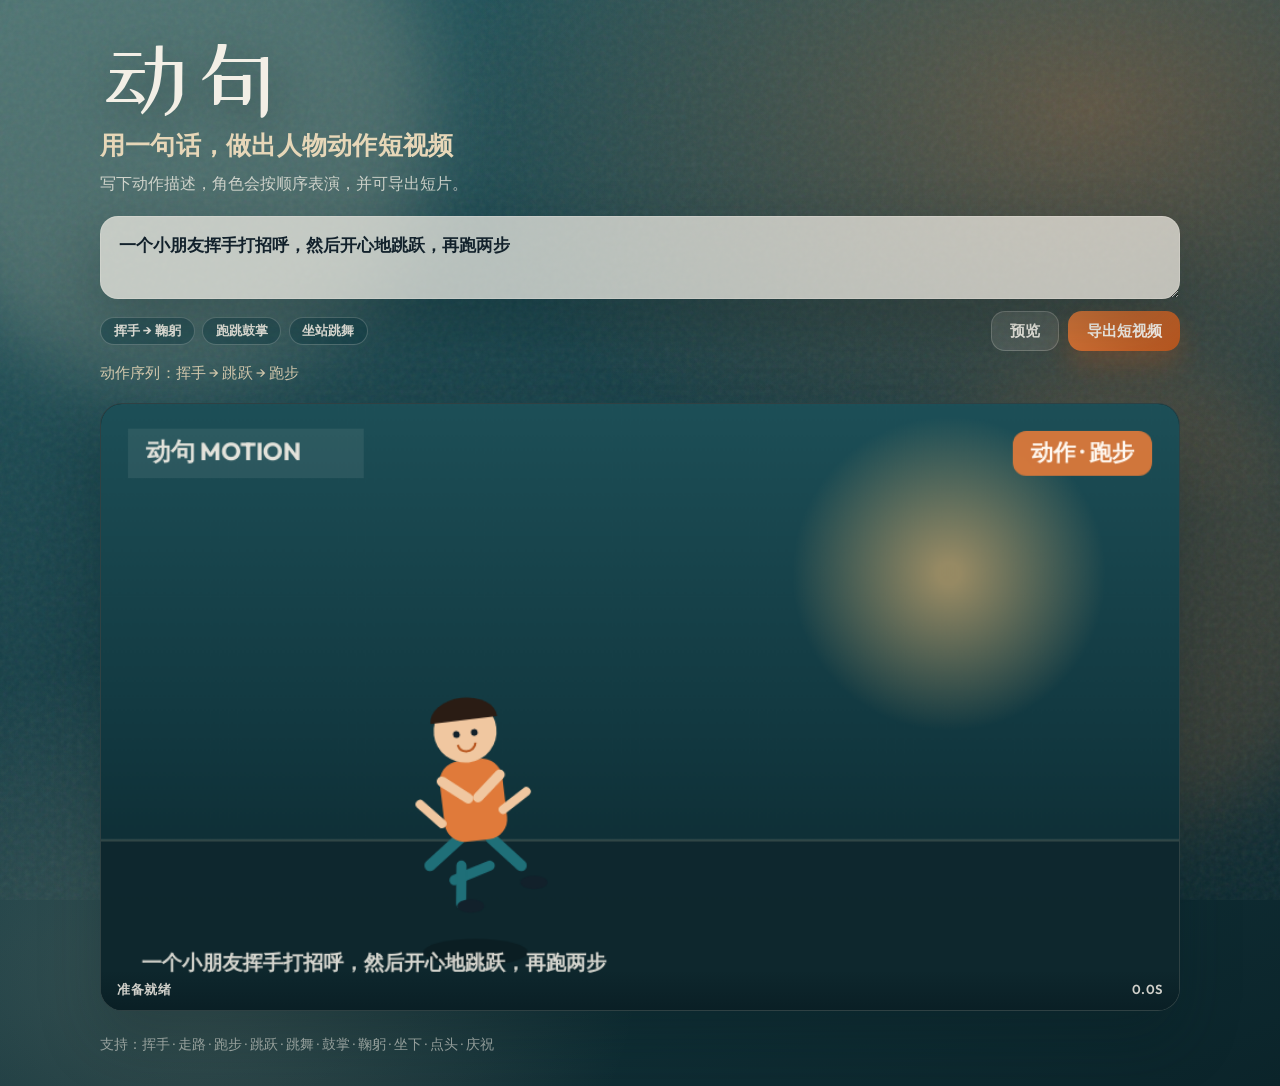
<file: index.html>
<!DOCTYPE html>
<html lang="zh-CN">
<head>
  <meta charset="UTF-8" />
  <meta name="viewport" content="width=device-width, initial-scale=1" />
  <title>动句 · 描述即动作短视频</title>
  <link rel="preconnect" href="https://fonts.googleapis.com" />
  <link rel="preconnect" href="https://fonts.gstatic.com" crossorigin />
  <link href="https://fonts.googleapis.com/css2?family=Outfit:wght@500;600;700;800&family=ZCOOL+XiaoWei&display=swap" rel="stylesheet" />
  <link rel="stylesheet" href="styles.css" />
</head>
<body>
  <div class="atmosphere" aria-hidden="true">
    <div class="glow glow-a"></div>
    <div class="glow glow-b"></div>
    <div class="grain"></div>
  </div>

  <main class="stage-shell">
    <header class="brand-block">
      <p class="brand">动句</p>
      <h1>用一句话，做出人物动作短视频</h1>
      <p class="lede">写下动作描述，角色会按顺序表演，并可导出短片。</p>
    </header>

    <section class="composer" aria-label="描述与生成">
      <label class="sr-only" for="prompt">动作描述</label>
      <textarea
        id="prompt"
        rows="2"
        maxlength="120"
        placeholder="例如：一个小朋友挥手打招呼，然后开心地跳跃，再跑两步"
      ></textarea>
      <div class="composer-row">
        <div class="examples" aria-label="示例描述">
          <button type="button" class="example" data-prompt="挥手打招呼，然后鞠躬致意">挥手 → 鞠躬</button>
          <button type="button" class="example" data-prompt="跑步冲刺，再跳跃庆祝，最后鼓掌">跑跳鼓掌</button>
          <button type="button" class="example" data-prompt="坐下休息，站起来点头，再跳舞">坐站跳舞</button>
        </div>
        <div class="actions">
          <button type="button" class="btn btn-ghost" id="playBtn">预览</button>
          <button type="button" class="btn btn-primary" id="exportBtn">导出短视频</button>
        </div>
      </div>
      <p class="parse-line" id="parseLine" aria-live="polite">等待描述…</p>
    </section>

    <section class="viewport" aria-label="角色舞台">
      <canvas id="stage" width="960" height="540" role="img" aria-label="人物动作舞台"></canvas>
      <div class="viewport-meta">
        <span id="statusText">准备就绪</span>
        <span id="timerText">0.0s</span>
      </div>
    </section>
  </main>

  <footer class="site-foot">
    <p>支持：挥手 · 走路 · 跑步 · 跳跃 · 跳舞 · 鼓掌 · 鞠躬 · 坐下 · 点头 · 庆祝</p>
  </footer>

  <script src="app.js"></script>
</body>
</html>
</file>
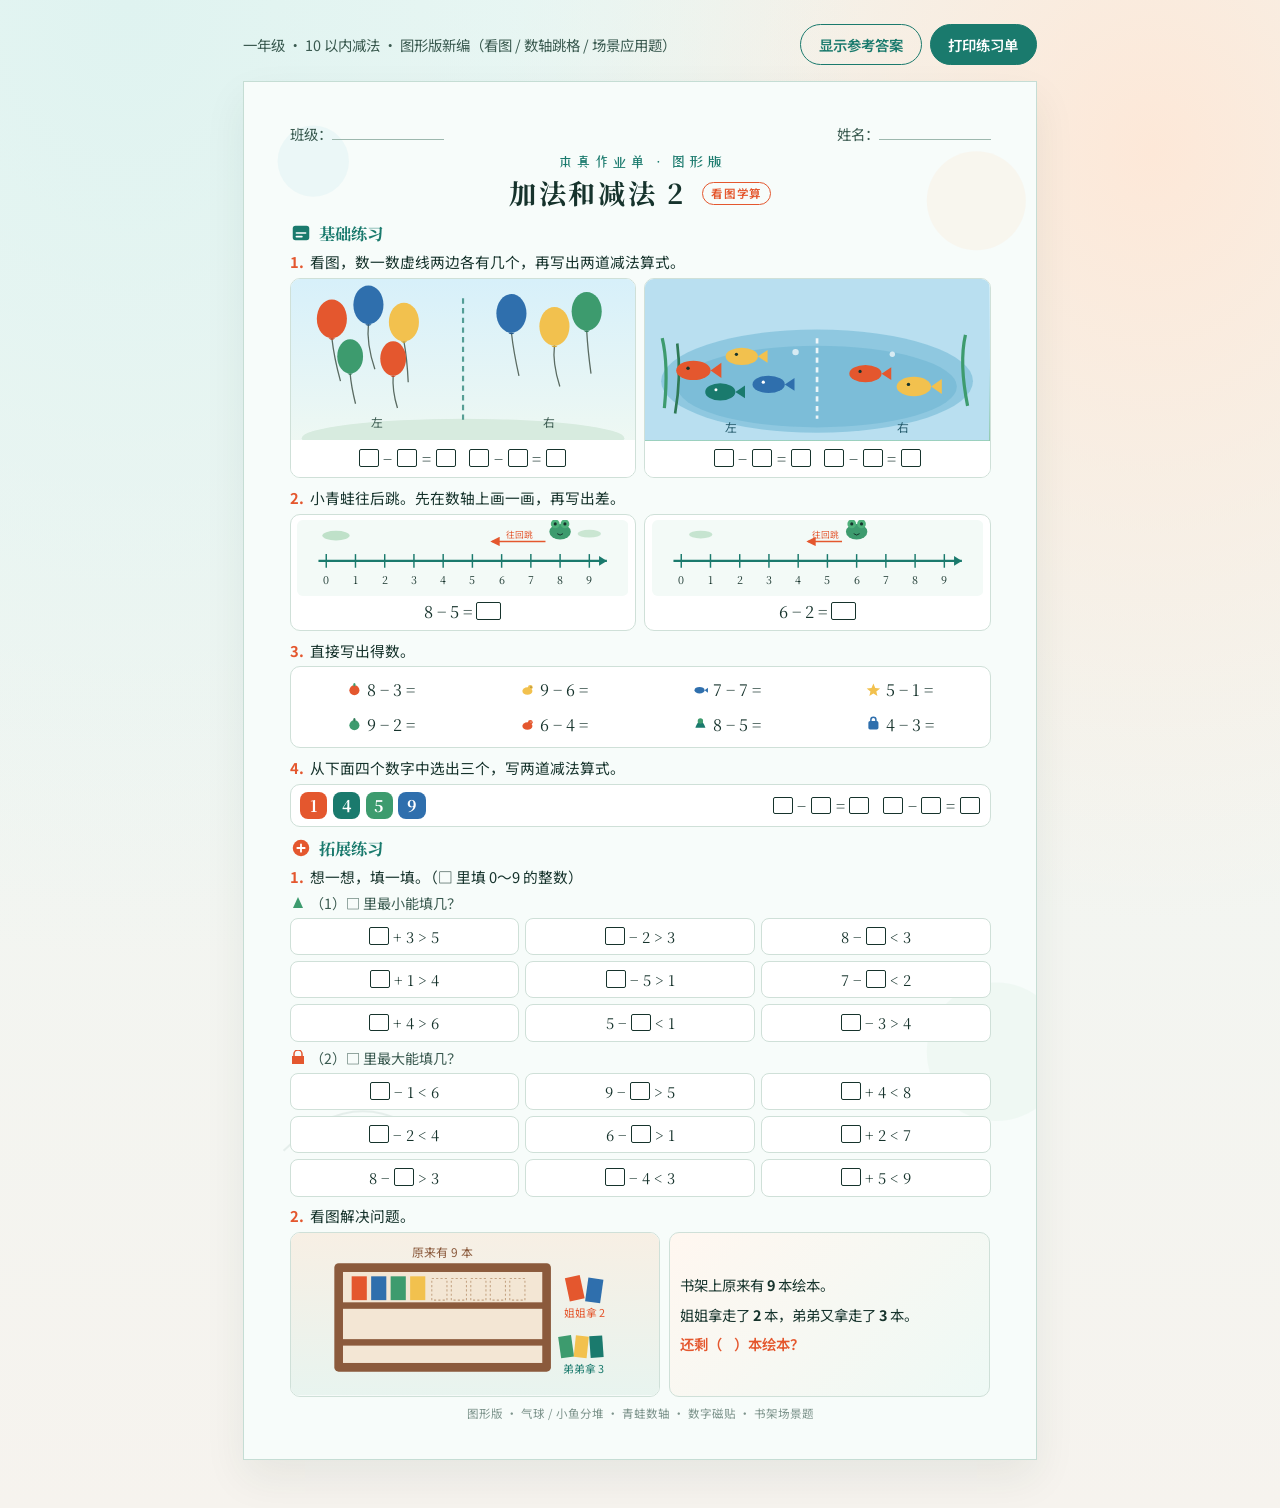
<file: worksheets/addition-subtraction-2-redesign.html>
<!DOCTYPE html>
<html lang="zh-CN">
<head>
  <meta charset="UTF-8" />
  <meta name="viewport" content="width=device-width, initial-scale=1" />
  <title>加法和减法 2 · 图形版练习单</title>
  <link rel="preconnect" href="https://fonts.googleapis.com" />
  <link rel="preconnect" href="https://fonts.gstatic.com" crossorigin />
  <link href="https://fonts.googleapis.com/css2?family=Noto+Serif+SC:wght@600;700&family=ZCOOL+XiaoWei&family=Noto+Sans+SC:wght@400;500;600&display=swap" rel="stylesheet" />
  <style>
    :root {
      --ink: #16332c;
      --ink-soft: #3a5a50;
      --line: #9db8ae;
      --line-strong: #1a7a6d;
      --paper: #f7fcfa;
      --panel: #ffffff;
      --accent: #e4572e;
      --sky: #c8e8f0;
      --leaf: #3d9b6e;
      --sun: #f2c14e;
      --blank: #fff;
      --shadow-soft: rgba(22, 51, 44, 0.07);
    }

    * { box-sizing: border-box; margin: 0; padding: 0; }

    body {
      font-family: "Noto Sans SC", "PingFang SC", sans-serif;
      color: var(--ink);
      background:
        radial-gradient(ellipse at 10% 0%, #dff3f0 0%, transparent 45%),
        radial-gradient(ellipse at 90% 10%, #fde8d8 0%, transparent 40%),
        linear-gradient(180deg, #eef8f5 0%, #f6f3ee 100%);
      min-height: 100vh;
      padding: 1.5rem 1rem 3rem;
    }

    .toolbar {
      max-width: 210mm;
      margin: 0 auto 1rem;
      display: flex;
      flex-wrap: wrap;
      gap: 0.6rem;
      align-items: center;
      justify-content: space-between;
    }

    .toolbar p { font-size: 0.9rem; color: var(--ink-soft); }

    .toolbar button {
      font-family: inherit;
      font-weight: 600;
      border: 1.5px solid var(--line-strong);
      background: var(--line-strong);
      color: #fff;
      padding: 0.55rem 1.1rem;
      border-radius: 999px;
      cursor: pointer;
      font-size: 0.9rem;
    }

    .toolbar button.ghost {
      background: transparent;
      color: var(--line-strong);
    }

    .sheet {
      width: 210mm;
      min-height: 297mm;
      margin: 0 auto;
      background: var(--paper);
      border: 1px solid #c5ddd4;
      box-shadow: 0 18px 40px var(--shadow-soft);
      padding: 11mm 12mm 10mm;
      position: relative;
      overflow: hidden;
    }

    .sheet-bg {
      position: absolute;
      inset: 0;
      pointer-events: none;
      z-index: 0;
      opacity: 0.55;
    }

    .sheet > *:not(.sheet-bg) { position: relative; z-index: 1; }

    .meta {
      display: flex;
      justify-content: space-between;
      gap: 1rem;
      font-size: 0.9rem;
      color: var(--ink-soft);
      margin-bottom: 0.35rem;
    }

    .fill-line {
      display: inline-block;
      min-width: 7rem;
      border-bottom: 1.5px solid var(--line);
      height: 1.05em;
    }

    .brand-row { text-align: center; }
    .brand {
      font-family: "ZCOOL XiaoWei", "Noto Serif SC", serif;
      font-size: 0.9rem;
      letter-spacing: 0.22em;
      color: var(--line-strong);
      text-indent: 0.22em;
    }

    h1 {
      font-family: "Noto Serif SC", serif;
      font-size: 1.7rem;
      font-weight: 700;
      text-align: center;
      letter-spacing: 0.1em;
      margin: 0.15rem 0 0.55rem;
    }

    h1 .badge {
      display: inline-block;
      font-family: "Noto Sans SC", sans-serif;
      font-size: 0.72rem;
      letter-spacing: 0.06em;
      font-weight: 600;
      vertical-align: middle;
      margin-left: 0.4rem;
      padding: 0.15rem 0.5rem;
      border: 1.5px solid var(--accent);
      color: var(--accent);
      border-radius: 999px;
      position: relative;
      top: -0.25rem;
    }

    .section { margin-top: 0.55rem; }

    .section-title {
      display: flex;
      align-items: center;
      gap: 0.45rem;
      font-family: "Noto Serif SC", serif;
      font-size: 1.02rem;
      font-weight: 700;
      color: var(--line-strong);
      margin-bottom: 0.4rem;
    }

    .section-title svg { flex-shrink: 0; }

    .q { margin-bottom: 0.55rem; }

    .q-head {
      display: flex;
      gap: 0.4rem;
      align-items: flex-start;
      font-size: 0.92rem;
      line-height: 1.5;
      margin-bottom: 0.3rem;
    }

    .q-num {
      font-weight: 700;
      color: var(--accent);
      flex-shrink: 0;
    }

    .visual-row {
      display: grid;
      grid-template-columns: 1fr 1fr;
      gap: 0.55rem;
    }

    .scene {
      background: var(--panel);
      border: 1.5px solid #cfe0d8;
      border-radius: 10px;
      overflow: hidden;
    }

    .scene-art {
      width: 100%;
      height: auto;
      display: block;
      background: linear-gradient(180deg, #dff3fb 0%, #f4fbf7 70%);
    }

    .scene.pond .scene-art {
      background: linear-gradient(180deg, #d4eef8 0%, #b8dff0 55%, #8ec9a8 100%);
    }

    .eq-row {
      display: flex;
      flex-wrap: wrap;
      gap: 0.45rem 0.85rem;
      justify-content: center;
      padding: 0.4rem 0.35rem 0.5rem;
      background: #fff;
    }

    .blank-eq {
      font-family: "Noto Serif SC", serif;
      font-size: 0.98rem;
      letter-spacing: 0.03em;
    }

    .box {
      display: inline-block;
      width: 1.25rem;
      height: 1.1rem;
      border: 1.6px solid var(--ink);
      vertical-align: -0.12em;
      background: #fff;
      border-radius: 2px;
    }

    .box.wide { width: 1.55rem; }

    .nl-grid {
      display: grid;
      grid-template-columns: 1fr 1fr;
      gap: 0.55rem;
    }

    .nl-card {
      background: var(--panel);
      border: 1.5px solid #cfe0d8;
      border-radius: 10px;
      padding: 0.35rem 0.4rem 0.45rem;
    }

    .nl-svg { width: 100%; height: auto; display: block; }

    .nl-eq {
      text-align: center;
      margin-top: 0.15rem;
      font-family: "Noto Serif SC", serif;
      font-size: 1.02rem;
    }

    .drill-wrap {
      background: var(--panel);
      border: 1.5px solid #cfe0d8;
      border-radius: 10px;
      padding: 0.45rem 0.5rem 0.5rem;
    }

    .drill-grid {
      display: grid;
      grid-template-columns: repeat(4, 1fr);
      gap: 0.35rem 0.5rem;
    }

    .drill {
      font-family: "Noto Serif SC", serif;
      font-size: 1rem;
      display: flex;
      align-items: center;
      gap: 0.25rem;
      justify-content: center;
      padding: 0.2rem 0;
    }

    .drill .mini { width: 1.05rem; height: 1.05rem; flex-shrink: 0; }

    .choose-panel {
      display: flex;
      flex-wrap: wrap;
      align-items: center;
      gap: 0.55rem 0.85rem;
      background: var(--panel);
      border: 1.5px solid #cfe0d8;
      border-radius: 10px;
      padding: 0.45rem 0.6rem;
    }

    .num-tiles {
      display: flex;
      gap: 0.35rem;
    }

    .tile {
      width: 1.7rem;
      height: 1.7rem;
      border-radius: 8px;
      display: grid;
      place-items: center;
      font-family: "Noto Serif SC", serif;
      font-weight: 700;
      font-size: 1rem;
      color: #fff;
    }

    .tile.t1 { background: #e4572e; }
    .tile.t2 { background: #1a7a6d; }
    .tile.t3 { background: #3d9b6e; }
    .tile.t4 { background: #2f6fad; }

    .choose-eqs {
      display: flex;
      flex-wrap: wrap;
      gap: 0.85rem;
      margin-left: auto;
    }

    .ineq-block { margin-bottom: 0.4rem; }

    .ineq-label {
      font-size: 0.88rem;
      margin-bottom: 0.28rem;
      color: var(--ink-soft);
      display: flex;
      align-items: center;
      gap: 0.3rem;
    }

    .ineq-grid {
      display: grid;
      grid-template-columns: repeat(3, 1fr);
      gap: 0.35rem;
    }

    .ineq-item {
      font-family: "Noto Serif SC", serif;
      font-size: 0.92rem;
      background: var(--panel);
      border: 1.5px solid #cfe0d8;
      border-radius: 8px;
      padding: 0.42rem 0.3rem;
      text-align: center;
      display: flex;
      align-items: center;
      justify-content: center;
      min-height: 2.35rem;
    }

    .word-panel {
      display: grid;
      grid-template-columns: 1.15fr 1fr;
      gap: 0.55rem;
      align-items: stretch;
    }

    .word-art {
      border-radius: 10px;
      border: 1.5px solid #cfe0d8;
      overflow: hidden;
      background: #fff;
    }

    .word-art svg { width: 100%; height: auto; display: block; }

    .word-text {
      font-size: 0.9rem;
      line-height: 1.65;
      background: linear-gradient(135deg, #fff7f0, #eef9f5);
      border: 1.5px solid #cfe0d8;
      border-radius: 10px;
      padding: 0.55rem 0.65rem;
      display: flex;
      flex-direction: column;
      justify-content: center;
      gap: 0.35rem;
    }

    .word-text .ask {
      font-weight: 600;
      color: var(--accent);
    }

    .footer-note {
      margin-top: 0.55rem;
      text-align: center;
      font-size: 0.72rem;
      color: color-mix(in srgb, var(--ink-soft) 65%, transparent);
    }

    @media (max-width: 860px) {
      body { padding: 0.75rem 0.5rem 2rem; }
      .sheet { width: 100%; min-height: auto; padding: 1rem 0.85rem 1.1rem; }
      .visual-row, .nl-grid, .ineq-grid, .word-panel { grid-template-columns: 1fr; }
      .drill-grid { grid-template-columns: repeat(2, 1fr); }
      .choose-eqs { margin-left: 0; }
      h1 { font-size: 1.35rem; }
    }

    @media print {
      body { background: white; padding: 0; }
      .toolbar { display: none !important; }
      .sheet {
        width: 210mm;
        min-height: 297mm;
        margin: 0;
        border: none;
        box-shadow: none;
      }
      .answers { page-break-before: always; }
    }

    .answers {
      width: 210mm;
      margin: 1.25rem auto 0;
      background: #fffef9;
      border: 1px solid #c5ddd4;
      padding: 12mm 14mm;
      box-shadow: 0 12px 28px var(--shadow-soft);
    }

    .answers h2 {
      font-family: "Noto Serif SC", serif;
      font-size: 1.2rem;
      margin-bottom: 0.7rem;
      color: var(--line-strong);
    }

    .answers ol {
      padding-left: 1.25rem;
      font-size: 0.9rem;
      line-height: 1.75;
      color: var(--ink-soft);
    }

    .answers strong { color: var(--ink); font-weight: 600; }
    .hidden { display: none !important; }
  </style>
</head>
<body>
  <div class="toolbar">
    <p>一年级 · 10 以内减法 · 图形版新编（看图 / 数轴跳格 / 场景应用题）</p>
    <div style="display:flex;gap:0.5rem;">
      <button type="button" class="ghost" id="toggleAnswers">显示参考答案</button>
      <button type="button" id="printBtn">打印练习单</button>
    </div>
  </div>

  <article class="sheet" aria-label="加法和减法图形练习单">
    <!-- decorative page atmosphere -->
    <svg class="sheet-bg" viewBox="0 0 800 1130" preserveAspectRatio="xMidYMid slice" aria-hidden="true">
      <circle cx="70" cy="80" r="36" fill="#c8e8f0" opacity="0.45"/>
      <circle cx="740" cy="120" r="50" fill="#fde0c8" opacity="0.4"/>
      <circle cx="760" cy="980" r="70" fill="#cfeadb" opacity="0.35"/>
      <path d="M40 1080 Q120 1000 200 1080" stroke="#9db8ae" stroke-width="2" fill="none" opacity="0.35"/>
    </svg>

    <div class="meta">
      <span>班级：<i class="fill-line" aria-hidden="true"></i></span>
      <span>姓名：<i class="fill-line" aria-hidden="true"></i></span>
    </div>

    <div class="brand-row"><p class="brand">本真作业单 · 图形版</p></div>
    <h1>加法和减法 2 <span class="badge">看图学算</span></h1>

    <section class="section">
      <h2 class="section-title">
        <svg width="22" height="22" viewBox="0 0 24 24" aria-hidden="true"><rect x="3" y="4" width="18" height="16" rx="3" fill="#1a7a6d"/><path d="M7 12h10M7 16h6" stroke="#fff" stroke-width="1.8" stroke-linecap="round"/></svg>
        基础练习
      </h2>

      <!-- 1. Visual scenes -->
      <div class="q">
        <div class="q-head">
          <span class="q-num">1.</span>
          <span>看图，数一数虚线两边各有几个，再写出两道减法算式。</span>
        </div>
        <div class="visual-row">
          <!-- Balloons: 5 left | 3 right = 8 -->
          <div class="scene" aria-label="左边5个气球，右边3个气球">
            <svg class="scene-art" viewBox="0 0 320 150" role="img">
              <defs>
                <linearGradient id="sky1" x1="0" y1="0" x2="0" y2="1">
                  <stop offset="0%" stop-color="#d7f0fa"/>
                  <stop offset="100%" stop-color="#eef8f3"/>
                </linearGradient>
              </defs>
              <rect width="320" height="150" fill="url(#sky1)"/>
              <!-- ground -->
              <ellipse cx="160" cy="148" rx="150" ry="18" fill="#d7ebdf"/>
              <!-- dashed divider -->
              <line x1="160" y1="18" x2="160" y2="132" stroke="#1a7a6d" stroke-width="2" stroke-dasharray="5 4" opacity="0.7"/>
              <!-- left 5 balloons -->
              <g>
                <g transform="translate(38,55)"><ellipse cx="0" cy="-18" rx="14" ry="18" fill="#e4572e"/><path d="M0 0 q2 18 8 40" stroke="#5a6b62" stroke-width="1.2" fill="none"/><path d="M-3 0 q3 3 6 0" fill="#c94420"/></g>
                <g transform="translate(72,42)"><ellipse cx="0" cy="-18" rx="14" ry="18" fill="#2f6fad"/><path d="M0 0 q-2 18 6 42" stroke="#5a6b62" stroke-width="1.2" fill="none"/><path d="M-3 0 q3 3 6 0" fill="#245a8c"/></g>
                <g transform="translate(105,58)"><ellipse cx="0" cy="-18" rx="14" ry="18" fill="#f2c14e"/><path d="M0 0 q3 16 4 38" stroke="#5a6b62" stroke-width="1.2" fill="none"/><path d="M-3 0 q3 3 6 0" fill="#d4a530"/></g>
                <g transform="translate(55,88)"><ellipse cx="0" cy="-16" rx="12" ry="16" fill="#3d9b6e"/><path d="M0 0 q1 12 5 28" stroke="#5a6b62" stroke-width="1.2" fill="none"/><path d="M-2.5 0 q2.5 2.5 5 0" fill="#2f7a56"/></g>
                <g transform="translate(95,90)"><ellipse cx="0" cy="-16" rx="12" ry="16" fill="#e4572e"/><path d="M0 0 q-1 14 4 30" stroke="#5a6b62" stroke-width="1.2" fill="none"/><path d="M-2.5 0 q2.5 2.5 5 0" fill="#c94420"/></g>
              </g>
              <!-- right 3 balloons -->
              <g>
                <g transform="translate(205,50)"><ellipse cx="0" cy="-18" rx="14" ry="18" fill="#2f6fad"/><path d="M0 0 q2 18 7 40" stroke="#5a6b62" stroke-width="1.2" fill="none"/><path d="M-3 0 q3 3 6 0" fill="#245a8c"/></g>
                <g transform="translate(245,62)"><ellipse cx="0" cy="-18" rx="14" ry="18" fill="#f2c14e"/><path d="M0 0 q-2 16 5 38" stroke="#5a6b62" stroke-width="1.2" fill="none"/><path d="M-3 0 q3 3 6 0" fill="#d4a530"/></g>
                <g transform="translate(275,48)"><ellipse cx="0" cy="-18" rx="14" ry="18" fill="#3d9b6e"/><path d="M0 0 q1 18 4 40" stroke="#5a6b62" stroke-width="1.2" fill="none"/><path d="M-3 0 q3 3 6 0" fill="#2f7a56"/></g>
              </g>
              <!-- labels -->
              <text x="80" y="138" text-anchor="middle" font-size="11" fill="#3a5a50" font-family="Noto Sans SC, sans-serif">左</text>
              <text x="240" y="138" text-anchor="middle" font-size="11" fill="#3a5a50" font-family="Noto Sans SC, sans-serif">右</text>
            </svg>
            <div class="eq-row">
              <span class="blank-eq"><span class="box"></span> − <span class="box"></span> = <span class="box"></span></span>
              <span class="blank-eq"><span class="box"></span> − <span class="box"></span> = <span class="box"></span></span>
            </div>
          </div>

          <!-- Fish pond: 4 left | 2 right = 6 -->
          <div class="scene pond" aria-label="左边4条鱼，右边2条鱼">
            <svg class="scene-art" viewBox="0 0 320 150" role="img">
              <rect width="320" height="150" fill="#b9dff0"/>
              <ellipse cx="160" cy="95" rx="145" ry="48" fill="#6eb6d4" opacity="0.55"/>
              <ellipse cx="160" cy="100" rx="130" ry="38" fill="#5aa9c8" opacity="0.35"/>
              <!-- reeds -->
              <path d="M18 120 Q22 80 16 55" stroke="#3d9b6e" stroke-width="3" fill="none"/>
              <path d="M28 125 Q34 90 30 60" stroke="#2f7a56" stroke-width="2.5" fill="none"/>
              <path d="M300 118 Q292 78 298 52" stroke="#3d9b6e" stroke-width="3" fill="none"/>
              <!-- dashed divider -->
              <line x1="160" y1="55" x2="160" y2="130" stroke="#fff" stroke-width="2.5" stroke-dasharray="5 4" opacity="0.85"/>
              <!-- fish helper -->
              <!-- left 4 fish -->
              <g fill="#e4572e">
                <g transform="translate(45,85)"><ellipse cx="0" cy="0" rx="16" ry="9"/><polygon points="16,0 26,-7 26,7"/><circle cx="-5" cy="-2" r="1.6" fill="#16332c"/></g>
                <g transform="translate(90,72)" fill="#f2c14e"><ellipse cx="0" cy="0" rx="15" ry="8"/><polygon points="15,0 24,-6 24,6"/><circle cx="-5" cy="-2" r="1.5" fill="#16332c"/></g>
                <g transform="translate(70,105)" fill="#1a7a6d"><ellipse cx="0" cy="0" rx="14" ry="8"/><polygon points="14,0 23,-6 23,6"/><circle cx="-4" cy="-2" r="1.4" fill="#fff"/></g>
                <g transform="translate(115,98)" fill="#2f6fad"><ellipse cx="0" cy="0" rx="15" ry="8"/><polygon points="15,0 24,-6 24,6"/><circle cx="-5" cy="-2" r="1.5" fill="#fff"/></g>
              </g>
              <!-- right 2 fish -->
              <g>
                <g transform="translate(205,88)" fill="#e4572e"><ellipse cx="0" cy="0" rx="15" ry="8"/><polygon points="15,0 24,-6 24,6"/><circle cx="-5" cy="-2" r="1.5" fill="#16332c"/></g>
                <g transform="translate(250,100)" fill="#f2c14e"><ellipse cx="0" cy="0" rx="16" ry="9"/><polygon points="16,0 26,-7 26,7"/><circle cx="-5" cy="-2" r="1.6" fill="#16332c"/></g>
              </g>
              <!-- bubbles -->
              <circle cx="140" cy="68" r="3" fill="#fff" opacity="0.7"/>
              <circle cx="230" cy="70" r="2.5" fill="#fff" opacity="0.7"/>
              <text x="80" y="142" text-anchor="middle" font-size="11" fill="#245a6b" font-family="Noto Sans SC, sans-serif">左</text>
              <text x="240" y="142" text-anchor="middle" font-size="11" fill="#245a6b" font-family="Noto Sans SC, sans-serif">右</text>
            </svg>
            <div class="eq-row">
              <span class="blank-eq"><span class="box"></span> − <span class="box"></span> = <span class="box"></span></span>
              <span class="blank-eq"><span class="box"></span> − <span class="box"></span> = <span class="box"></span></span>
            </div>
          </div>
        </div>
      </div>

      <!-- 2. Frog number line -->
      <div class="q">
        <div class="q-head">
          <span class="q-num">2.</span>
          <span>小青蛙往后跳。先在数轴上画一画，再写出差。</span>
        </div>
        <div class="nl-grid">
          <!-- 8 - 5 -->
          <div class="nl-card">
            <svg class="nl-svg" viewBox="0 0 340 78" aria-label="数轴，小青蛙从 8 开始往回跳 5 格">
              <rect width="340" height="78" fill="#f3faf7" rx="6"/>
              <!-- lily pads hint -->
              <ellipse cx="40" cy="16" rx="14" ry="5" fill="#a8d5b5" opacity="0.7"/>
              <ellipse cx="300" cy="14" rx="12" ry="4" fill="#a8d5b5" opacity="0.55"/>
              <line x1="22" y1="42" x2="318" y2="42" stroke="#1a7a6d" stroke-width="2.2"/>
              <polygon points="318,42 310,37 310,47" fill="#1a7a6d"/>
              <!-- ticks 0-9, frog at 8 -->
              <g font-family="Noto Serif SC, serif" font-size="11" text-anchor="middle" fill="#16332c">
                <g transform="translate(30,0)"><line x1="0" y1="35" x2="0" y2="49" stroke="#1a7a6d" stroke-width="1.5"/><text y="66">0</text></g>
                <g transform="translate(60,0)"><line x1="0" y1="35" x2="0" y2="49" stroke="#1a7a6d" stroke-width="1.5"/><text y="66">1</text></g>
                <g transform="translate(90,0)"><line x1="0" y1="35" x2="0" y2="49" stroke="#1a7a6d" stroke-width="1.5"/><text y="66">2</text></g>
                <g transform="translate(120,0)"><line x1="0" y1="35" x2="0" y2="49" stroke="#1a7a6d" stroke-width="1.5"/><text y="66">3</text></g>
                <g transform="translate(150,0)"><line x1="0" y1="35" x2="0" y2="49" stroke="#1a7a6d" stroke-width="1.5"/><text y="66">4</text></g>
                <g transform="translate(180,0)"><line x1="0" y1="35" x2="0" y2="49" stroke="#1a7a6d" stroke-width="1.5"/><text y="66">5</text></g>
                <g transform="translate(210,0)"><line x1="0" y1="35" x2="0" y2="49" stroke="#1a7a6d" stroke-width="1.5"/><text y="66">6</text></g>
                <g transform="translate(240,0)"><line x1="0" y1="35" x2="0" y2="49" stroke="#1a7a6d" stroke-width="1.5"/><text y="66">7</text></g>
                <g transform="translate(270,0)">
                  <line x1="0" y1="35" x2="0" y2="49" stroke="#1a7a6d" stroke-width="1.5"/>
                  <text y="66">8</text>
                  <!-- frog -->
                  <g transform="translate(0,-6)">
                    <ellipse cx="0" cy="18" rx="11" ry="8" fill="#3d9b6e"/>
                    <circle cx="-5" cy="10" r="4.5" fill="#4db07a"/>
                    <circle cx="5" cy="10" r="4.5" fill="#4db07a"/>
                    <circle cx="-5" cy="10" r="1.6" fill="#16332c"/>
                    <circle cx="5" cy="10" r="1.6" fill="#16332c"/>
                    <path d="M-3 20 q3 3 6 0" stroke="#16332c" stroke-width="1" fill="none"/>
                  </g>
                </g>
                <g transform="translate(300,0)"><line x1="0" y1="35" x2="0" y2="49" stroke="#1a7a6d" stroke-width="1.5"/><text y="66">9</text></g>
              </g>
              <!-- hint arrow left -->
              <path d="M255 22 H200" stroke="#e4572e" stroke-width="1.6" fill="none" marker-end="url(#arrL)"/>
              <defs>
                <marker id="arrL" markerWidth="6" markerHeight="6" refX="5" refY="3" orient="auto">
                  <path d="M0,0 L6,3 L0,6 Z" fill="#e4572e"/>
                </marker>
              </defs>
              <text x="228" y="18" font-size="9" fill="#e4572e" font-family="Noto Sans SC, sans-serif" text-anchor="middle">往回跳</text>
            </svg>
            <p class="nl-eq">8 − 5 = <span class="box wide"></span></p>
          </div>

          <!-- 6 - 2 -->
          <div class="nl-card">
            <svg class="nl-svg" viewBox="0 0 340 78" aria-label="数轴，小青蛙从 6 开始往回跳 2 格">
              <rect width="340" height="78" fill="#f3faf7" rx="6"/>
              <ellipse cx="50" cy="15" rx="12" ry="4" fill="#a8d5b5" opacity="0.6"/>
              <line x1="22" y1="42" x2="318" y2="42" stroke="#1a7a6d" stroke-width="2.2"/>
              <polygon points="318,42 310,37 310,47" fill="#1a7a6d"/>
              <g font-family="Noto Serif SC, serif" font-size="11" text-anchor="middle" fill="#16332c">
                <g transform="translate(30,0)"><line x1="0" y1="35" x2="0" y2="49" stroke="#1a7a6d" stroke-width="1.5"/><text y="66">0</text></g>
                <g transform="translate(60,0)"><line x1="0" y1="35" x2="0" y2="49" stroke="#1a7a6d" stroke-width="1.5"/><text y="66">1</text></g>
                <g transform="translate(90,0)"><line x1="0" y1="35" x2="0" y2="49" stroke="#1a7a6d" stroke-width="1.5"/><text y="66">2</text></g>
                <g transform="translate(120,0)"><line x1="0" y1="35" x2="0" y2="49" stroke="#1a7a6d" stroke-width="1.5"/><text y="66">3</text></g>
                <g transform="translate(150,0)"><line x1="0" y1="35" x2="0" y2="49" stroke="#1a7a6d" stroke-width="1.5"/><text y="66">4</text></g>
                <g transform="translate(180,0)"><line x1="0" y1="35" x2="0" y2="49" stroke="#1a7a6d" stroke-width="1.5"/><text y="66">5</text></g>
                <g transform="translate(210,0)">
                  <line x1="0" y1="35" x2="0" y2="49" stroke="#1a7a6d" stroke-width="1.5"/>
                  <text y="66">6</text>
                  <g transform="translate(0,-6)">
                    <ellipse cx="0" cy="18" rx="11" ry="8" fill="#3d9b6e"/>
                    <circle cx="-5" cy="10" r="4.5" fill="#4db07a"/>
                    <circle cx="5" cy="10" r="4.5" fill="#4db07a"/>
                    <circle cx="-5" cy="10" r="1.6" fill="#16332c"/>
                    <circle cx="5" cy="10" r="1.6" fill="#16332c"/>
                    <path d="M-3 20 q3 3 6 0" stroke="#16332c" stroke-width="1" fill="none"/>
                  </g>
                </g>
                <g transform="translate(240,0)"><line x1="0" y1="35" x2="0" y2="49" stroke="#1a7a6d" stroke-width="1.5"/><text y="66">7</text></g>
                <g transform="translate(270,0)"><line x1="0" y1="35" x2="0" y2="49" stroke="#1a7a6d" stroke-width="1.5"/><text y="66">8</text></g>
                <g transform="translate(300,0)"><line x1="0" y1="35" x2="0" y2="49" stroke="#1a7a6d" stroke-width="1.5"/><text y="66">9</text></g>
              </g>
              <path d="M195 22 H160" stroke="#e4572e" stroke-width="1.6" fill="none" marker-end="url(#arrL2)"/>
              <defs>
                <marker id="arrL2" markerWidth="6" markerHeight="6" refX="5" refY="3" orient="auto">
                  <path d="M0,0 L6,3 L0,6 Z" fill="#e4572e"/>
                </marker>
              </defs>
              <text x="178" y="18" font-size="9" fill="#e4572e" font-family="Noto Sans SC, sans-serif" text-anchor="middle">往回跳</text>
            </svg>
            <p class="nl-eq">6 − 2 = <span class="box wide"></span></p>
          </div>
        </div>
      </div>

      <!-- 3. Drills with mini icons -->
      <div class="q">
        <div class="q-head">
          <span class="q-num">3.</span>
          <span>直接写出得数。</span>
        </div>
        <div class="drill-wrap">
          <div class="drill-grid">
            <span class="drill">
              <svg class="mini" viewBox="0 0 20 20" aria-hidden="true"><circle cx="10" cy="11" r="6" fill="#e4572e"/><ellipse cx="10" cy="4.5" rx="1.4" ry="2" fill="#3d9b6e"/></svg>
              8 − 3 =
            </span>
            <span class="drill">
              <svg class="mini" viewBox="0 0 20 20" aria-hidden="true"><ellipse cx="10" cy="12" rx="6" ry="4.5" fill="#f2c14e"/><circle cx="13.5" cy="7.5" r="2.8" fill="#f2c14e"/><circle cx="14.3" cy="7" r="0.6" fill="#16332c"/></svg>
              9 − 6 =
            </span>
            <span class="drill">
              <svg class="mini" viewBox="0 0 20 20" aria-hidden="true"><ellipse cx="9" cy="11" rx="6" ry="4" fill="#2f6fad"/><polygon points="15,11 19,8 19,14" fill="#2f6fad"/></svg>
              7 − 7 =
            </span>
            <span class="drill">
              <svg class="mini" viewBox="0 0 20 20" aria-hidden="true"><path d="M10 3 L12.2 8.2 L18 8.8 L13.5 12.4 L14.8 18 L10 15 L5.2 18 L6.5 12.4 L2 8.8 L7.8 8.2 Z" fill="#f2c14e"/></svg>
              5 − 1 =
            </span>
            <span class="drill">
              <svg class="mini" viewBox="0 0 20 20" aria-hidden="true"><circle cx="10" cy="11" r="6" fill="#3d9b6e"/><ellipse cx="10" cy="4.5" rx="1.4" ry="2" fill="#2f7a56"/></svg>
              9 − 2 =
            </span>
            <span class="drill">
              <svg class="mini" viewBox="0 0 20 20" aria-hidden="true"><ellipse cx="10" cy="12" rx="6" ry="4.5" fill="#e4572e"/><circle cx="13.5" cy="7.5" r="2.8" fill="#e4572e"/><circle cx="14.3" cy="7" r="0.6" fill="#fff"/></svg>
              6 − 4 =
            </span>
            <span class="drill">
              <svg class="mini" viewBox="0 0 20 20" aria-hidden="true"><ellipse cx="0" cy="0" rx="0" ry="0"/><path d="M4 14c2-6 5-9 6-9s4 3 6 9" fill="#1a7a6d"/><circle cx="10" cy="6" r="3.2" fill="#3d9b6e"/></svg>
              8 − 5 =
            </span>
            <span class="drill">
              <svg class="mini" viewBox="0 0 20 20" aria-hidden="true"><rect x="4" y="6" width="12" height="10" rx="2" fill="#2f6fad"/><path d="M7 6 V4.5 a3 3 0 0 1 6 0 V6" stroke="#2f6fad" stroke-width="1.8" fill="none"/></svg>
              4 − 3 =
            </span>
          </div>
        </div>
      </div>

      <!-- 4. Number tiles -->
      <div class="q">
        <div class="q-head">
          <span class="q-num">4.</span>
          <span>从下面四个数字中选出三个，写两道减法算式。</span>
        </div>
        <div class="choose-panel">
          <div class="num-tiles" aria-label="可选数字 1 4 5 9">
            <span class="tile t1">1</span>
            <span class="tile t2">4</span>
            <span class="tile t3">5</span>
            <span class="tile t4">9</span>
          </div>
          <div class="choose-eqs">
            <span class="blank-eq"><span class="box"></span> − <span class="box"></span> = <span class="box"></span></span>
            <span class="blank-eq"><span class="box"></span> − <span class="box"></span> = <span class="box"></span></span>
          </div>
        </div>
      </div>
    </section>

    <section class="section">
      <h2 class="section-title">
        <svg width="22" height="22" viewBox="0 0 24 24" aria-hidden="true"><circle cx="12" cy="12" r="9" fill="#e4572e"/><path d="M8 12h8M12 8v8" stroke="#fff" stroke-width="2" stroke-linecap="round"/></svg>
        拓展练习
      </h2>

      <div class="q">
        <div class="q-head">
          <span class="q-num">1.</span>
          <span>想一想，填一填。（□ 里填 0～9 的整数）</span>
        </div>
        <div class="ineq-block">
          <p class="ineq-label">
            <svg width="16" height="16" viewBox="0 0 16 16" aria-hidden="true"><path d="M8 2 L3 13h10Z" fill="#3d9b6e"/></svg>
            （1）□ 里最小能填几？
          </p>
          <div class="ineq-grid">
            <div class="ineq-item">
              <span><span class="box"></span> + 3 &gt; 5</span>
            </div>
            <div class="ineq-item">
              <span><span class="box"></span> − 2 &gt; 3</span>
            </div>
            <div class="ineq-item">
              <span>8 − <span class="box"></span> &lt; 3</span>
            </div>
            <div class="ineq-item">
              <span><span class="box"></span> + 1 &gt; 4</span>
            </div>
            <div class="ineq-item">
              <span><span class="box"></span> − 5 &gt; 1</span>
            </div>
            <div class="ineq-item">
              <span>7 − <span class="box"></span> &lt; 2</span>
            </div>
            <div class="ineq-item">
              <span><span class="box"></span> + 4 &gt; 6</span>
            </div>
            <div class="ineq-item">
              <span>5 − <span class="box"></span> &lt; 1</span>
            </div>
            <div class="ineq-item">
              <span><span class="box"></span> − 3 &gt; 4</span>
            </div>
          </div>
        </div>
        <div class="ineq-block">
          <p class="ineq-label">
            <svg width="16" height="16" viewBox="0 0 16 16" aria-hidden="true"><rect x="2" y="6" width="12" height="8" fill="#e4572e"/><path d="M4 6 V4 a4 4 0 0 1 8 0 v2" stroke="#e4572e" stroke-width="1.5" fill="none"/></svg>
            （2）□ 里最大能填几？
          </p>
          <div class="ineq-grid">
            <div class="ineq-item">
              <span><span class="box"></span> − 1 &lt; 6</span>
            </div>
            <div class="ineq-item">
              <span>9 − <span class="box"></span> &gt; 5</span>
            </div>
            <div class="ineq-item">
              <span><span class="box"></span> + 4 &lt; 8</span>
            </div>
            <div class="ineq-item">
              <span><span class="box"></span> − 2 &lt; 4</span>
            </div>
            <div class="ineq-item">
              <span>6 − <span class="box"></span> &gt; 1</span>
            </div>
            <div class="ineq-item">
              <span><span class="box"></span> + 2 &lt; 7</span>
            </div>
            <div class="ineq-item">
              <span>8 − <span class="box"></span> &gt; 3</span>
            </div>
            <div class="ineq-item">
              <span><span class="box"></span> − 4 &lt; 3</span>
            </div>
            <div class="ineq-item">
              <span><span class="box"></span> + 5 &lt; 9</span>
            </div>
          </div>
        </div>
      </div>

      <div class="q">
        <div class="q-head">
          <span class="q-num">2.</span>
          <span>看图解决问题。</span>
        </div>
        <div class="word-panel">
          <div class="word-art" aria-hidden="true">
            <svg viewBox="0 0 340 150" role="img">
              <defs>
                <linearGradient id="room" x1="0" y1="0" x2="0" y2="1">
                  <stop offset="0%" stop-color="#f7efe4"/>
                  <stop offset="100%" stop-color="#e8f4ef"/>
                </linearGradient>
              </defs>
              <rect width="340" height="150" fill="url(#room)"/>
              <!-- bookshelf -->
              <rect x="40" y="28" width="200" height="100" rx="4" fill="#8b5a3c"/>
              <rect x="48" y="36" width="184" height="28" fill="#f3e6d4"/>
              <rect x="48" y="70" width="184" height="28" fill="#f3e6d4"/>
              <rect x="48" y="104" width="184" height="16" fill="#f3e6d4"/>
              <!-- 9 books on top shelf, then show 2 taken + 3 taken narrative via crossed books aside -->
              <!-- remaining books visual: start with 9, remove groups -->
              <g>
                <!-- top row: 4 books still there -->
                <rect x="56" y="40" width="14" height="22" fill="#e4572e"/>
                <rect x="74" y="40" width="14" height="22" fill="#2f6fad"/>
                <rect x="92" y="40" width="14" height="22" fill="#3d9b6e"/>
                <rect x="110" y="40" width="14" height="22" fill="#f2c14e"/>
                <!-- empty slots hinted -->
                <rect x="130" y="42" width="14" height="20" fill="none" stroke="#c4a484" stroke-dasharray="2 2"/>
                <rect x="148" y="42" width="14" height="20" fill="none" stroke="#c4a484" stroke-dasharray="2 2"/>
                <rect x="166" y="42" width="14" height="20" fill="none" stroke="#c4a484" stroke-dasharray="2 2"/>
                <rect x="184" y="42" width="14" height="20" fill="none" stroke="#c4a484" stroke-dasharray="2 2"/>
                <rect x="202" y="42" width="14" height="20" fill="none" stroke="#c4a484" stroke-dasharray="2 2"/>
              </g>
              <!-- sister took 2 -->
              <g transform="translate(255,40)">
                <rect x="0" y="0" width="14" height="22" fill="#e4572e" transform="rotate(-12 7 11)"/>
                <rect x="18" y="2" width="14" height="22" fill="#2f6fad" transform="rotate(8 25 13)"/>
                <text x="16" y="38" text-anchor="middle" font-size="10" fill="#e4572e" font-family="Noto Sans SC, sans-serif">姐姐拿 2</text>
              </g>
              <!-- brother took 3 -->
              <g transform="translate(248,95)">
                <rect x="0" y="0" width="12" height="20" fill="#3d9b6e" transform="rotate(-8 6 10)"/>
                <rect x="14" y="0" width="12" height="20" fill="#f2c14e" transform="rotate(6 20 10)"/>
                <rect x="28" y="0" width="12" height="20" fill="#1a7a6d" transform="rotate(-4 34 10)"/>
                <text x="22" y="34" text-anchor="middle" font-size="10" fill="#1a7a6d" font-family="Noto Sans SC, sans-serif">弟弟拿 3</text>
              </g>
              <text x="140" y="22" text-anchor="middle" font-size="11" fill="#8b5a3c" font-family="Noto Sans SC, sans-serif">原来有 9 本</text>
            </svg>
          </div>
          <div class="word-text">
            <p>书架上原来有 <strong>9</strong> 本绘本。</p>
            <p>姐姐拿走了 <strong>2</strong> 本，弟弟又拿走了 <strong>3</strong> 本。</p>
            <p class="ask">还剩（&nbsp;&nbsp;&nbsp;&nbsp;）本绘本？</p>
          </div>
        </div>
      </div>
    </section>

    <p class="footer-note">图形版 · 气球 / 小鱼分堆 · 青蛙数轴 · 数字磁贴 · 书架场景题</p>
  </article>

  <aside class="answers hidden" id="answers" aria-label="参考答案">
    <h2>参考答案（教师 / 家长用）</h2>
    <ol>
      <li>
        <strong>看图写算式</strong><br />
        气球（共 8）：8−5=3，8−3=5<br />
        小鱼（共 6）：6−4=2，6−2=4
      </li>
      <li>
        <strong>青蛙数轴</strong>：8−5=3；6−2=4
      </li>
      <li>
        <strong>口算</strong>：5、3、0、4、7、2、3、1
      </li>
      <li>
        <strong>选数写算式</strong>（示例）：9−4=5 与 9−5=4；或 5−1=4 与 5−4=1；或 9−1=8（若允许得数不在备选中，以老师要求为准，推荐相关事实对）
      </li>
      <li>
        <strong>不等式</strong><br />
        （1）最小：3；6；6；4；7；6；3；5；8<br />
        （2）最大：6；3；3；5；4；4；4；6；3
      </li>
      <li>
        <strong>应用题</strong>：9−2−3=4，还剩 4 本
      </li>
    </ol>
  </aside>

  <script>
    document.getElementById("printBtn").addEventListener("click", () => window.print());
    const answers = document.getElementById("answers");
    const toggle = document.getElementById("toggleAnswers");
    toggle.addEventListener("click", () => {
      const open = !answers.classList.toggle("hidden");
      toggle.textContent = open ? "隐藏参考答案" : "显示参考答案";
    });
  </script>
</body>
</html>
</file>
<file: styles.css>
:root {
  --ink: #12212b;
  --ink-soft: #3a4d5c;
  --paper: #f3efe6;
  --sand: #e7d7b8;
  --sea: #1f6f78;
  --sea-deep: #0e3d45;
  --ember: #e07a3a;
  --ember-deep: #b8561f;
  --mist: rgba(243, 239, 230, 0.72);
  --line: rgba(18, 33, 43, 0.12);
  --shadow: 0 28px 60px rgba(8, 28, 34, 0.28);
  --radius: 18px;
  --font-display: "ZCOOL XiaoWei", "Songti SC", serif;
  --font-ui: "Outfit", "PingFang SC", "Noto Sans SC", sans-serif;
}

*,
*::before,
*::after {
  box-sizing: border-box;
}

html,
body {
  margin: 0;
  min-height: 100%;
}

body {
  color: var(--ink);
  font-family: var(--font-ui);
  background:
    radial-gradient(90% 70% at 85% 10%, rgba(224, 122, 58, 0.35), transparent 55%),
    radial-gradient(70% 60% at 15% 90%, rgba(231, 215, 184, 0.18), transparent 50%),
    linear-gradient(155deg, #245960 0%, #163d45 45%, #0b242a 100%);
  overflow-x: hidden;
}

.atmosphere {
  position: fixed;
  inset: 0;
  pointer-events: none;
  z-index: 0;
}

.glow {
  position: absolute;
  border-radius: 50%;
  filter: blur(40px);
}

.glow-a {
  width: 42vw;
  height: 42vw;
  left: -8vw;
  top: -12vw;
  background: rgba(231, 215, 184, 0.22);
  animation: drift 14s ease-in-out infinite alternate;
}

.glow-b {
  width: 36vw;
  height: 36vw;
  right: -6vw;
  bottom: 8vh;
  background: rgba(224, 122, 58, 0.18);
  animation: drift 18s ease-in-out infinite alternate-reverse;
}

.grain {
  position: absolute;
  inset: 0;
  opacity: 0.08;
  background-image: url("data:image/svg+xml,%3Csvg viewBox='0 0 200 200' xmlns='http://www.w3.org/2000/svg'%3E%3Cfilter id='n'%3E%3CfeTurbulence type='fractalNoise' baseFrequency='0.85' numOctaves='3' stitchTiles='stitch'/%3E%3C/filter%3E%3Crect width='100%25' height='100%25' filter='url(%23n)'/%3E%3C/svg%3E");
}

@keyframes drift {
  from { transform: translate3d(0, 0, 0) scale(1); }
  to { transform: translate3d(3vw, 2vh, 0) scale(1.08); }
}

.stage-shell {
  position: relative;
  z-index: 1;
  width: min(1080px, calc(100% - 2rem));
  margin: 0 auto;
  padding: 2.4rem 0 1.5rem;
  display: grid;
  gap: 1.25rem;
}

.brand-block {
  text-align: left;
  max-width: 36rem;
  animation: rise 0.8s cubic-bezier(0.22, 1, 0.36, 1) both;
}

.brand {
  margin: 0;
  font-family: var(--font-display);
  font-size: clamp(3.4rem, 8vw, 5.4rem);
  line-height: 0.95;
  letter-spacing: 0.04em;
  color: var(--paper);
  text-shadow: 0 10px 40px rgba(0, 0, 0, 0.28);
}

.brand-block h1 {
  margin: 0.55rem 0 0;
  font-family: var(--font-ui);
  font-size: clamp(1.15rem, 2.4vw, 1.55rem);
  font-weight: 700;
  color: var(--sand);
  letter-spacing: 0.01em;
}

.lede {
  margin: 0.55rem 0 0;
  color: rgba(243, 239, 230, 0.78);
  font-size: 1rem;
  line-height: 1.55;
  max-width: 30rem;
}

.composer {
  display: grid;
  gap: 0.75rem;
  animation: rise 0.9s 0.08s cubic-bezier(0.22, 1, 0.36, 1) both;
}

#prompt {
  width: 100%;
  resize: vertical;
  min-height: 4.5rem;
  border: 1px solid rgba(243, 239, 230, 0.22);
  border-radius: var(--radius);
  padding: 1rem 1.1rem;
  font: 600 1.05rem/1.45 var(--font-ui);
  color: var(--ink);
  background: var(--mist);
  backdrop-filter: blur(10px);
  outline: none;
  box-shadow: var(--shadow);
  transition: border-color 0.2s ease, transform 0.2s ease;
}

#prompt:focus {
  border-color: rgba(224, 122, 58, 0.7);
  transform: translateY(-1px);
}

.composer-row {
  display: flex;
  flex-wrap: wrap;
  gap: 0.75rem 1rem;
  align-items: center;
  justify-content: space-between;
}

.examples {
  display: flex;
  flex-wrap: wrap;
  gap: 0.45rem;
}

.example {
  border: 1px solid rgba(243, 239, 230, 0.25);
  background: rgba(14, 61, 69, 0.45);
  color: var(--paper);
  border-radius: 999px;
  padding: 0.4rem 0.8rem;
  font: 600 0.82rem/1 var(--font-ui);
  cursor: pointer;
  transition: background 0.2s ease, transform 0.2s ease;
}

.example:hover {
  background: rgba(224, 122, 58, 0.35);
  transform: translateY(-1px);
}

.actions {
  display: flex;
  gap: 0.55rem;
}

.btn {
  border: 0;
  border-radius: 14px;
  padding: 0.72rem 1.15rem;
  font: 700 0.95rem/1 var(--font-ui);
  cursor: pointer;
  transition: transform 0.18s ease, filter 0.18s ease, background 0.18s ease;
}

.btn:hover {
  transform: translateY(-1px);
}

.btn:active {
  transform: translateY(0);
}

.btn:disabled {
  opacity: 0.55;
  cursor: not-allowed;
  transform: none;
}

.btn-primary {
  color: #fff8f0;
  background: linear-gradient(135deg, var(--ember) 0%, var(--ember-deep) 100%);
  box-shadow: 0 12px 28px rgba(184, 86, 31, 0.35);
}

.btn-ghost {
  color: var(--paper);
  background: rgba(243, 239, 230, 0.12);
  border: 1px solid rgba(243, 239, 230, 0.22);
}

.parse-line {
  margin: 0;
  min-height: 1.3em;
  color: rgba(231, 215, 184, 0.9);
  font-size: 0.92rem;
  letter-spacing: 0.01em;
}

.viewport {
  position: relative;
  border-radius: calc(var(--radius) + 4px);
  overflow: hidden;
  box-shadow: var(--shadow);
  border: 1px solid rgba(243, 239, 230, 0.16);
  animation: rise 1s 0.14s cubic-bezier(0.22, 1, 0.36, 1) both;
  background: #0a1f24;
}

#stage {
  display: block;
  width: 100%;
  height: auto;
  aspect-ratio: 16 / 9;
  background: transparent;
}

.viewport-meta {
  position: absolute;
  left: 0;
  right: 0;
  bottom: 0;
  display: flex;
  justify-content: space-between;
  padding: 0.7rem 1rem;
  color: rgba(243, 239, 230, 0.85);
  font-size: 0.82rem;
  font-weight: 600;
  letter-spacing: 0.04em;
  text-transform: uppercase;
  background: linear-gradient(transparent, rgba(8, 28, 34, 0.72));
  pointer-events: none;
}

.site-foot {
  position: relative;
  z-index: 1;
  width: min(1080px, calc(100% - 2rem));
  margin: 0 auto 2rem;
  color: rgba(243, 239, 230, 0.55);
  font-size: 0.85rem;
}

.site-foot p {
  margin: 0;
}

.sr-only {
  position: absolute;
  width: 1px;
  height: 1px;
  padding: 0;
  margin: -1px;
  overflow: hidden;
  clip: rect(0, 0, 0, 0);
  border: 0;
}

@keyframes rise {
  from {
    opacity: 0;
    transform: translateY(18px);
  }
  to {
    opacity: 1;
    transform: translateY(0);
  }
}

@media (max-width: 720px) {
  .stage-shell {
    padding-top: 1.5rem;
  }

  .composer-row {
    align-items: stretch;
  }

  .actions {
    width: 100%;
  }

  .btn {
    flex: 1;
  }
}
</file>
